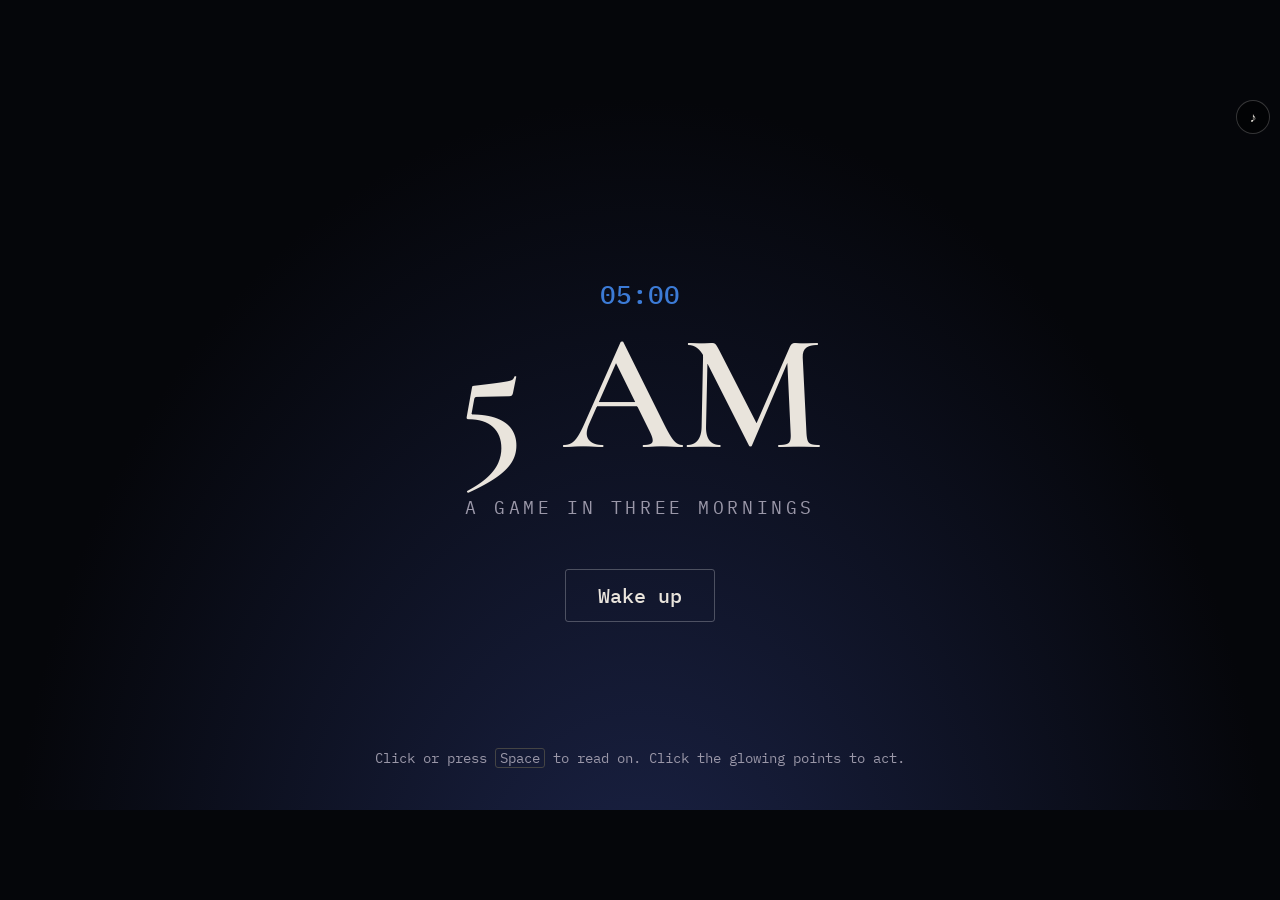
<file: index.html>
<!doctype html>
<html lang="en">
<head>
  <meta charset="utf-8">
  <meta name="viewport" content="width=device-width, initial-scale=1">
  <title>5 AM</title>
  <link rel="preconnect" href="https://fonts.googleapis.com">
  <link rel="preconnect" href="https://fonts.gstatic.com" crossorigin>
  <link href="https://fonts.googleapis.com/css2?family=Cormorant+Garamond:ital,wght@0,500;0,600;1,500&family=IBM+Plex+Mono:wght@400;500&display=swap" rel="stylesheet">
  <link rel="stylesheet" href="css/style.css">
</head>
<body>
  <main id="frame">
    <div id="stage">
      <div id="art"></div>
      <div id="hotlabel" hidden></div>
      <div id="overlay"></div>

      <div id="textbox" class="hidden">
        <div id="speaker"></div>
        <div id="text"></div>
        <div id="choices"></div>
        <div id="hint" hidden>▸</div>
      </div>

      <div id="void">
        <div class="dark"></div>
        <div class="absence"></div>
        <div class="vtext"></div>
        <div class="vprompt"></div>
      </div>

      <div id="card" hidden><div class="t"></div><div class="s"></div></div>
      <div id="fade"></div>

      <div id="title" class="screen">
        <div class="clock">05:00</div>
        <h1>5 AM</h1>
        <p class="sub">a game in three mornings</p>
        <div class="menu">
          <button id="btn-begin">Wake up</button>
          <button id="btn-continue" hidden>Continue</button>
        </div>
        <p class="foot">Click or press <kbd>Space</kbd> to read on. Click the glowing points to act.</p>
      </div>

      <div id="end" class="screen" hidden>
        <p class="kicker">Ending</p>
        <h2 id="end-title"></h2>
        <p class="alarm">The alarm goes off. It's 5 AM.</p>
        <p id="end-count"></p>
        <div class="menu"><button id="btn-again">Wake up again</button></div>
      </div>
    </div>
    <button id="mute" title="Toggle sound" aria-label="Toggle sound">♪</button>
  </main>

  <script src="js/audio.js"></script>
  <script src="js/art.js"></script>
  <script src="js/engine.js"></script>
  <script src="js/minigames.js"></script>
  <script src="js/story.js"></script>
  <script src="js/main.js"></script>
</body>
</html>
</file>
<file: css/style.css>
:root {
  --void: #8b8b8b;
  --ink: #e9e4dc;
  --dim: #9a97a8;
  --accent: #f2c46b;
  --serif: 'Cormorant Garamond', Georgia, serif;
  --mono: 'IBM Plex Mono', ui-monospace, monospace;
}

* { box-sizing: border-box; }
html, body { margin: 0; height: 100%; background: #05060a; color: var(--ink); }
body { display: grid; place-items: center; font-family: var(--serif); overflow: hidden; }

#frame { position: relative; width: min(100vw, 177.78vh); container-type: inline-size; }
#stage { position: relative; aspect-ratio: 16 / 9; overflow: hidden; background: #000; user-select: none; }
#art, #art svg { position: absolute; inset: 0; width: 100%; height: 100%; display: block; }

/* hotspots */
.hotspot { cursor: pointer; }
.hotspot rect { fill: transparent; }
.hotspot .mark { fill: var(--accent); opacity: .75; }
.hotspot .ring { fill: none; stroke: var(--accent); stroke-width: 2; transform-box: fill-box; transform-origin: center; animation: ring 2.2s ease-out infinite; }
.hotspot:hover rect { fill: rgba(242, 196, 107, .07); }
.busy .hotspot { pointer-events: none; opacity: 0; }
@keyframes ring { from { transform: scale(1); opacity: .8; } to { transform: scale(3.2); opacity: 0; } }

#hotlabel {
  position: absolute; left: 0; top: 0; pointer-events: none; z-index: 5;
  font: 500 clamp(11px, 1.2cqw, 16px) var(--mono); background: rgba(10, 10, 16, .85);
  padding: .3em .7em; border-radius: 4px; color: var(--accent); white-space: nowrap;
}

/* text box */
#textbox {
  position: absolute; left: 4%; right: 4%; bottom: 4%; z-index: 6;
  padding: 1.1em 1.4em 1.3em; background: rgba(8, 9, 14, .86); border: 1px solid rgba(255, 255, 255, .08);
  border-radius: 6px; font-size: clamp(15px, 2cqw, 28px); line-height: 1.4; transition: opacity .25s;
}
#textbox.hidden { opacity: 0; pointer-events: none; }
#textbox[data-kind="thought"] #text { font-style: italic; color: #c9c3d9; }
#speaker { font: 500 .6em var(--mono); color: var(--accent); text-transform: uppercase; letter-spacing: .12em; margin-bottom: .3em; }
#hint { position: absolute; right: 1em; bottom: .5em; color: var(--dim); animation: blink 1.2s steps(2) infinite; }
#choices { display: flex; flex-direction: column; gap: .4em; margin-top: .6em; }
#choices button {
  text-align: left; font: inherit; font-size: .85em; color: var(--ink); background: rgba(255, 255, 255, .05);
  border: 1px solid rgba(255, 255, 255, .12); border-radius: 4px; padding: .35em .7em; cursor: pointer;
}
#choices button:hover { border-color: var(--accent); color: #fff; }
#choices .n { font: .7em var(--mono); color: var(--accent); margin-right: .8em; }
@keyframes blink { 50% { opacity: 0; } }

/* fades and cards */
#fade { position: absolute; inset: 0; background: #000; opacity: 0; pointer-events: none; transition: opacity .5s; z-index: 8; }
#fade.on { opacity: 1; }
#fade.white { background: #fff; transition-duration: .9s; }
#card { position: absolute; inset: 0; z-index: 9; background: #000; display: grid; place-content: center; text-align: center; opacity: 0; transition: opacity .7s; }
#card.on { opacity: 1; }
#card[hidden] { display: none; }
#card .t { font: 600 clamp(40px, 8cqw, 120px) var(--serif); }
#card .s { font: 400 clamp(12px, 1.5cqw, 20px) var(--mono); color: var(--dim); letter-spacing: .3em; text-transform: uppercase; }

/* the void */
#void { position: absolute; inset: 0; z-index: 7; display: none; touch-action: none; }
#void.on { display: block; cursor: pointer; }
#void .dark, #void .absence { position: absolute; inset: 0; opacity: 0; }
#void .dark { background: #000; }
#void .absence { background: var(--void); }
#void .vtext, #void .vprompt { position: absolute; left: 10%; right: 10%; text-align: center; font-size: clamp(15px, 2cqw, 28px); }
#void .vtext { top: 40%; font-style: italic; color: #bbb; }
#void .vprompt { bottom: 8%; font: clamp(11px, 1.3cqw, 17px) var(--mono); color: var(--accent); text-shadow: 0 1px 4px #000; }
#void.nothing { cursor: none; }
#void.nothing .vtext, #void.nothing .vprompt { display: none; }
#void.crash .absence { background: #fff; transition: background .1s; }
#stage:has(#void.crash) #art { animation: shake .4s; }

/* effects */
.glitch #art { animation: glitch .5s steps(4) infinite; }
.dissolve #art { animation: glitch .3s steps(3) infinite, out 1.2s forwards; }
@keyframes glitch {
  0% { clip-path: inset(0 0 60% 0); transform: translateX(-12px); filter: hue-rotate(80deg); }
  33% { clip-path: inset(40% 0 20% 0); transform: translateX(10px); }
  66% { clip-path: inset(70% 0 0 0); transform: translateX(-6px); filter: invert(.2); }
  100% { clip-path: inset(0); transform: none; }
}
@keyframes out { to { opacity: 0; } }
@keyframes shake { 25% { transform: translate(8px, -4px); } 50% { transform: translate(-6px, 6px); } 75% { transform: translate(4px, 2px); } }

/* art animation */
.pulse { animation: pulse 1.1s ease-in-out infinite; }
@keyframes pulse { 50% { opacity: .45; } }
.flicker { animation: pulse .3s ease-in-out infinite alternate; }
.zzz { animation: pulse 2s infinite; }
.float { animation: float 4s ease-in-out infinite; }
.float.late { animation-delay: -2s; }
@keyframes float { 50% { translate: 0 -18px; } }
.walker { animation: drift 9s linear infinite; }
@keyframes drift { from { translate: -60px 0; } to { translate: 60px 0; } }
[data-par], [data-sun] { transition: transform 1s ease-in-out; }
.walking .fig { animation: bob .25s ease-in-out 4; }
@keyframes bob { 50% { translate: 0 -6px; } }

/* title / end screens */
.screen { position: absolute; inset: 0; z-index: 10; background: radial-gradient(ellipse at 50% 120%, #1b2347, #05060a 70%); display: flex; flex-direction: column; align-items: center; justify-content: center; text-align: center; padding: 4%; }
.screen[hidden] { display: none; }
.screen h1 { font: 600 clamp(60px, 13cqw, 200px) var(--serif); margin: 0; line-height: 1; }
.screen h2 { font: 600 clamp(32px, 6cqw, 90px) var(--serif); margin: .1em 0 .3em; }
.screen .clock { font: 500 clamp(14px, 2cqw, 26px) var(--mono); color: #3c7bd6; animation: pulse 1.1s infinite; }
.screen .sub, .screen .kicker, .screen #end-count { font: clamp(11px, 1.4cqw, 18px) var(--mono); color: var(--dim); letter-spacing: .2em; text-transform: uppercase; }
.screen .alarm { font-style: italic; font-size: clamp(16px, 2.2cqw, 30px); }
.screen .foot { position: absolute; bottom: 4%; font: clamp(10px, 1.1cqw, 14px) var(--mono); color: var(--dim); }
.menu { display: flex; gap: 1em; margin-top: 2em; flex-wrap: wrap; justify-content: center; }
.menu button { font: 500 clamp(13px, 1.6cqw, 20px) var(--mono); color: var(--ink); background: transparent; border: 1px solid rgba(255, 255, 255, .25); padding: .6em 1.6em; border-radius: 3px; cursor: pointer; }
.menu button:hover { border-color: var(--accent); color: var(--accent); }
kbd { font-family: var(--mono); border: 1px solid #444; border-radius: 3px; padding: 0 .3em; }

#mute { position: absolute; top: 10px; right: 10px; z-index: 11; width: 34px; height: 34px; border-radius: 50%; border: 1px solid rgba(255, 255, 255, .2); background: rgba(0, 0, 0, .5); color: var(--ink); cursor: pointer; }
#mute.off { opacity: .4; text-decoration: line-through; }
</file>
